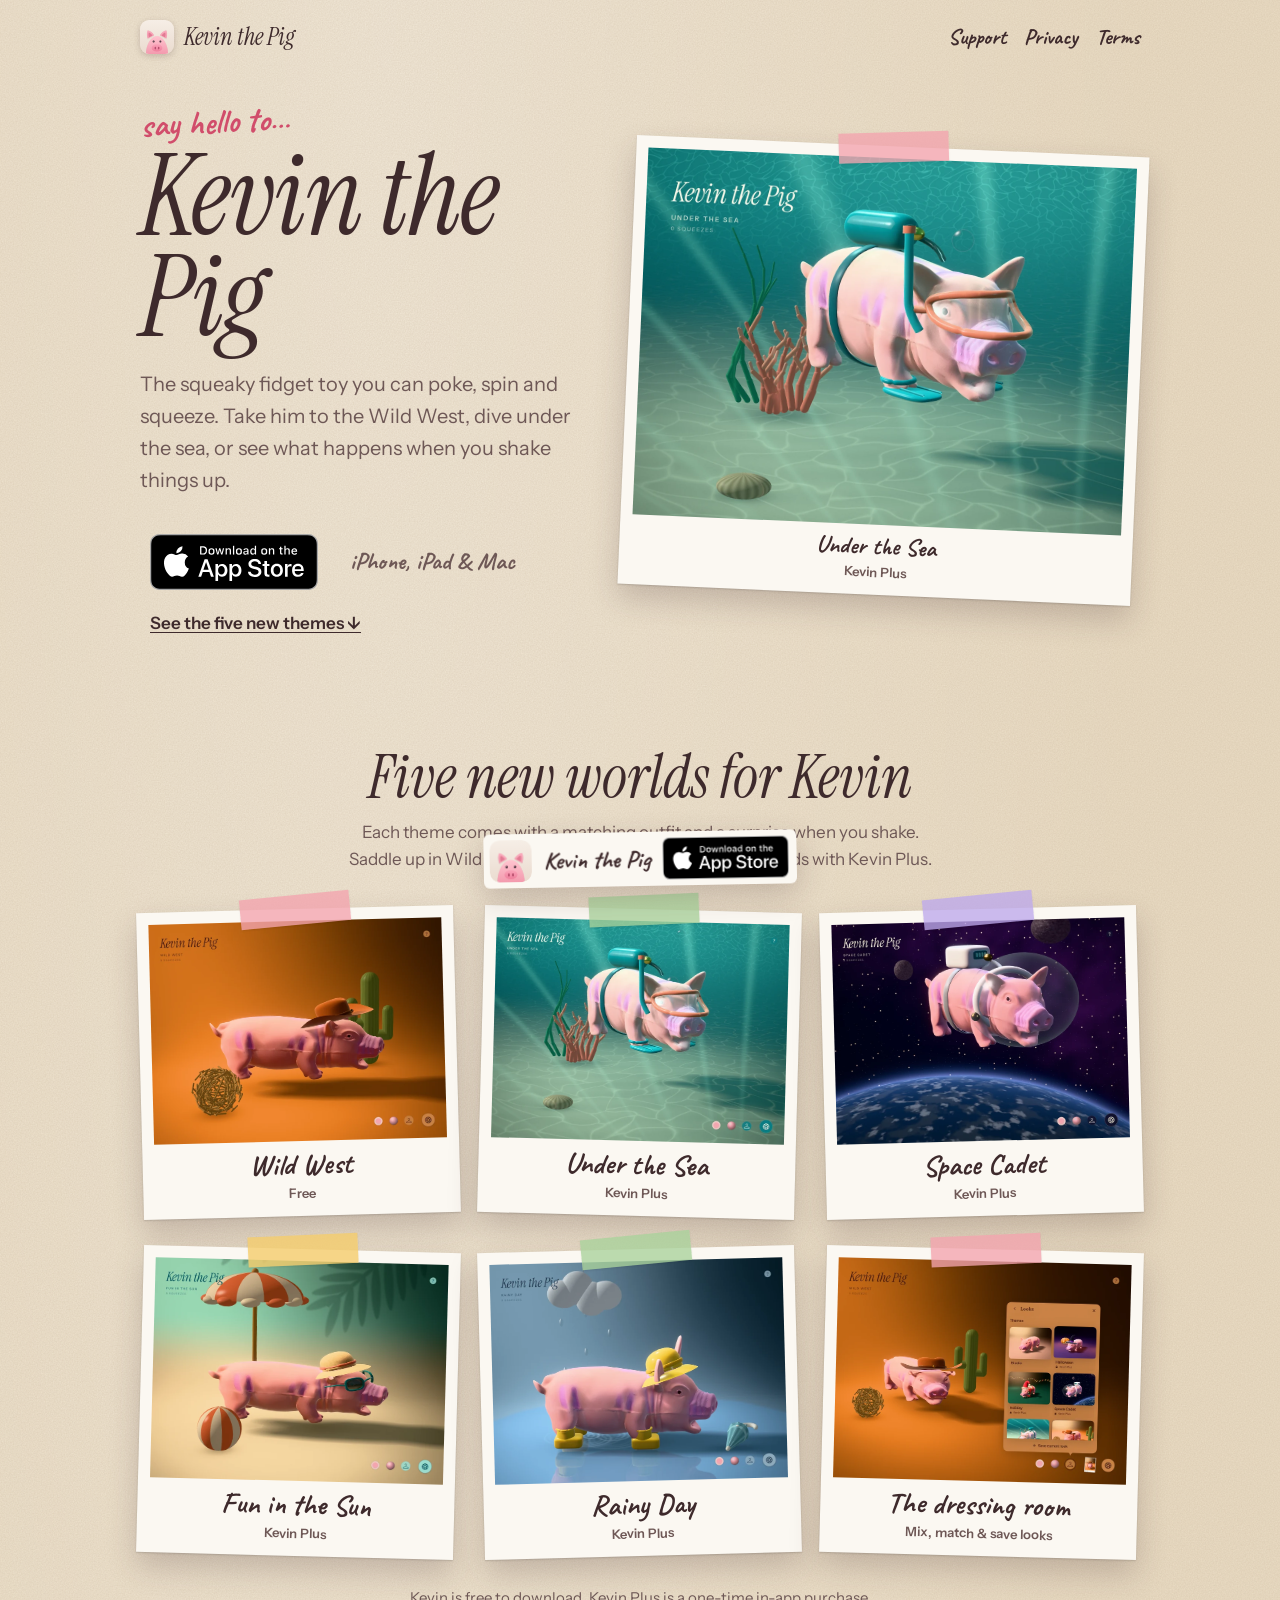
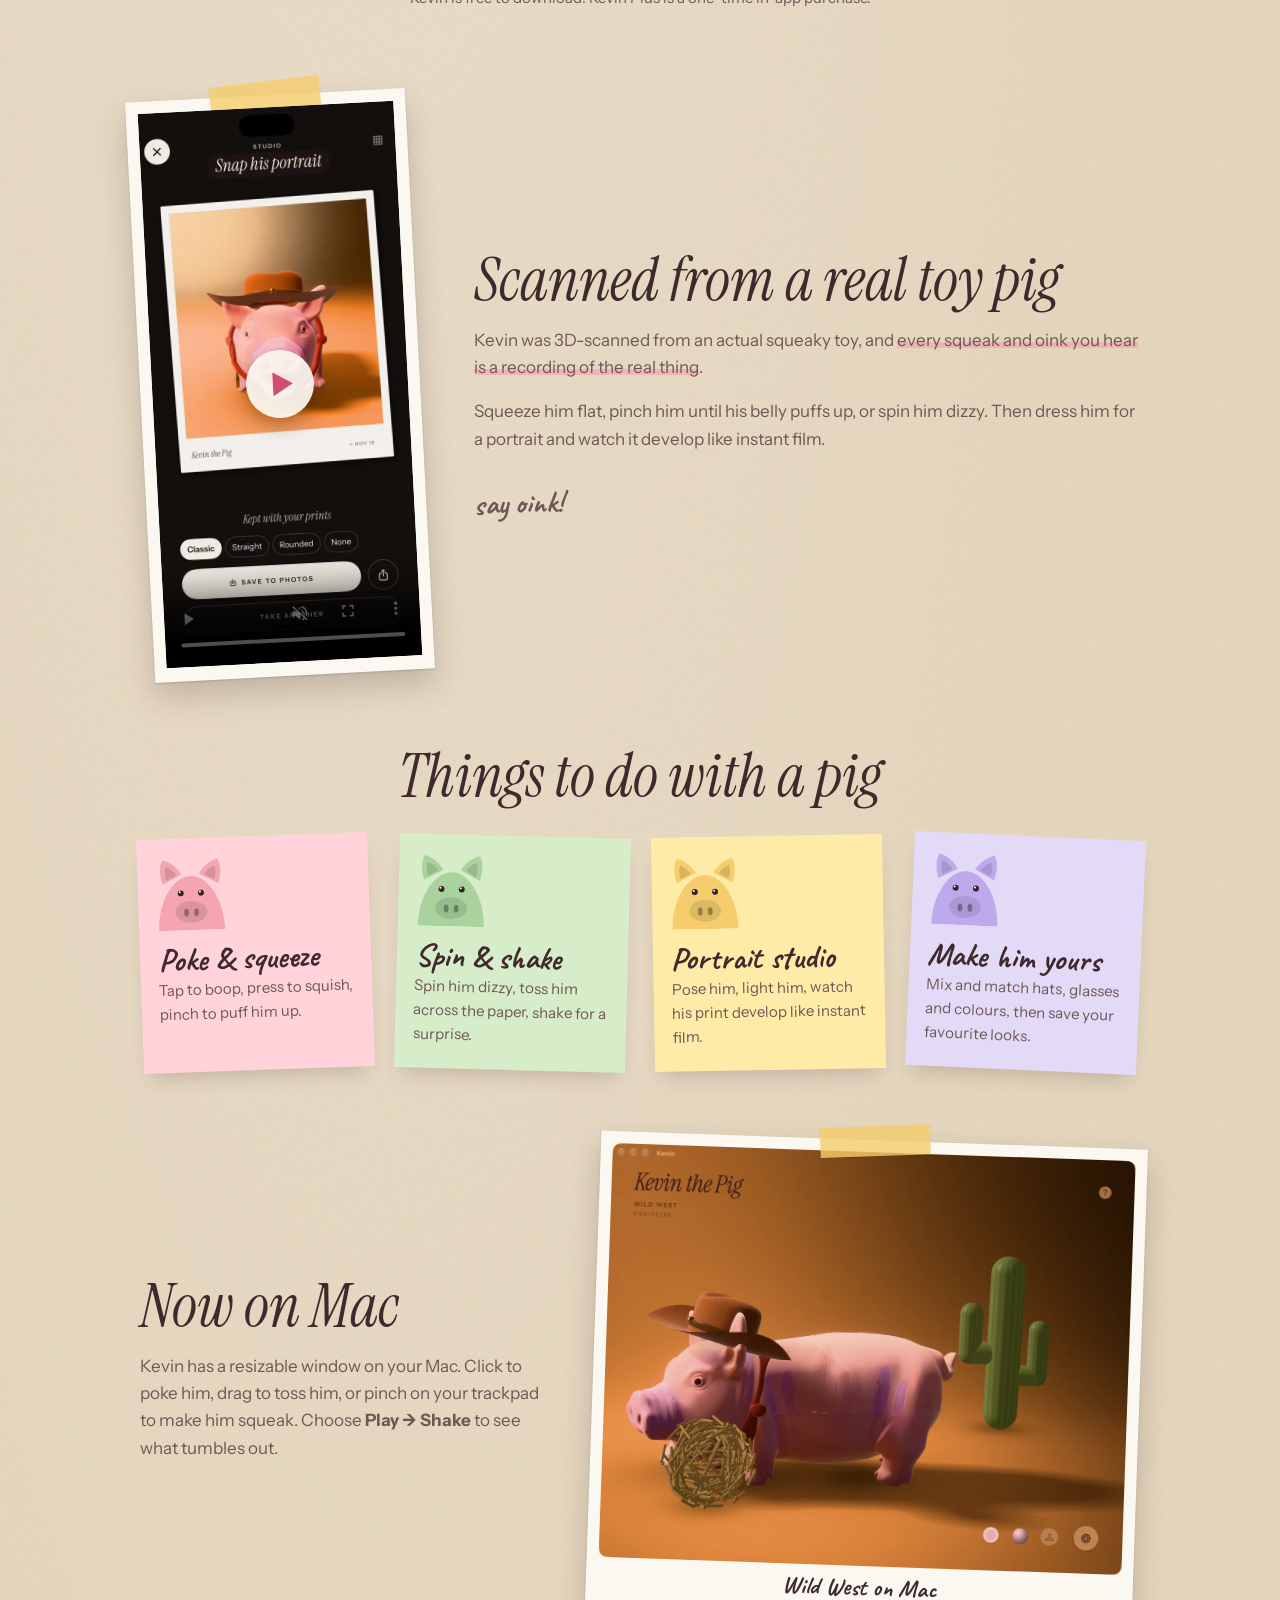
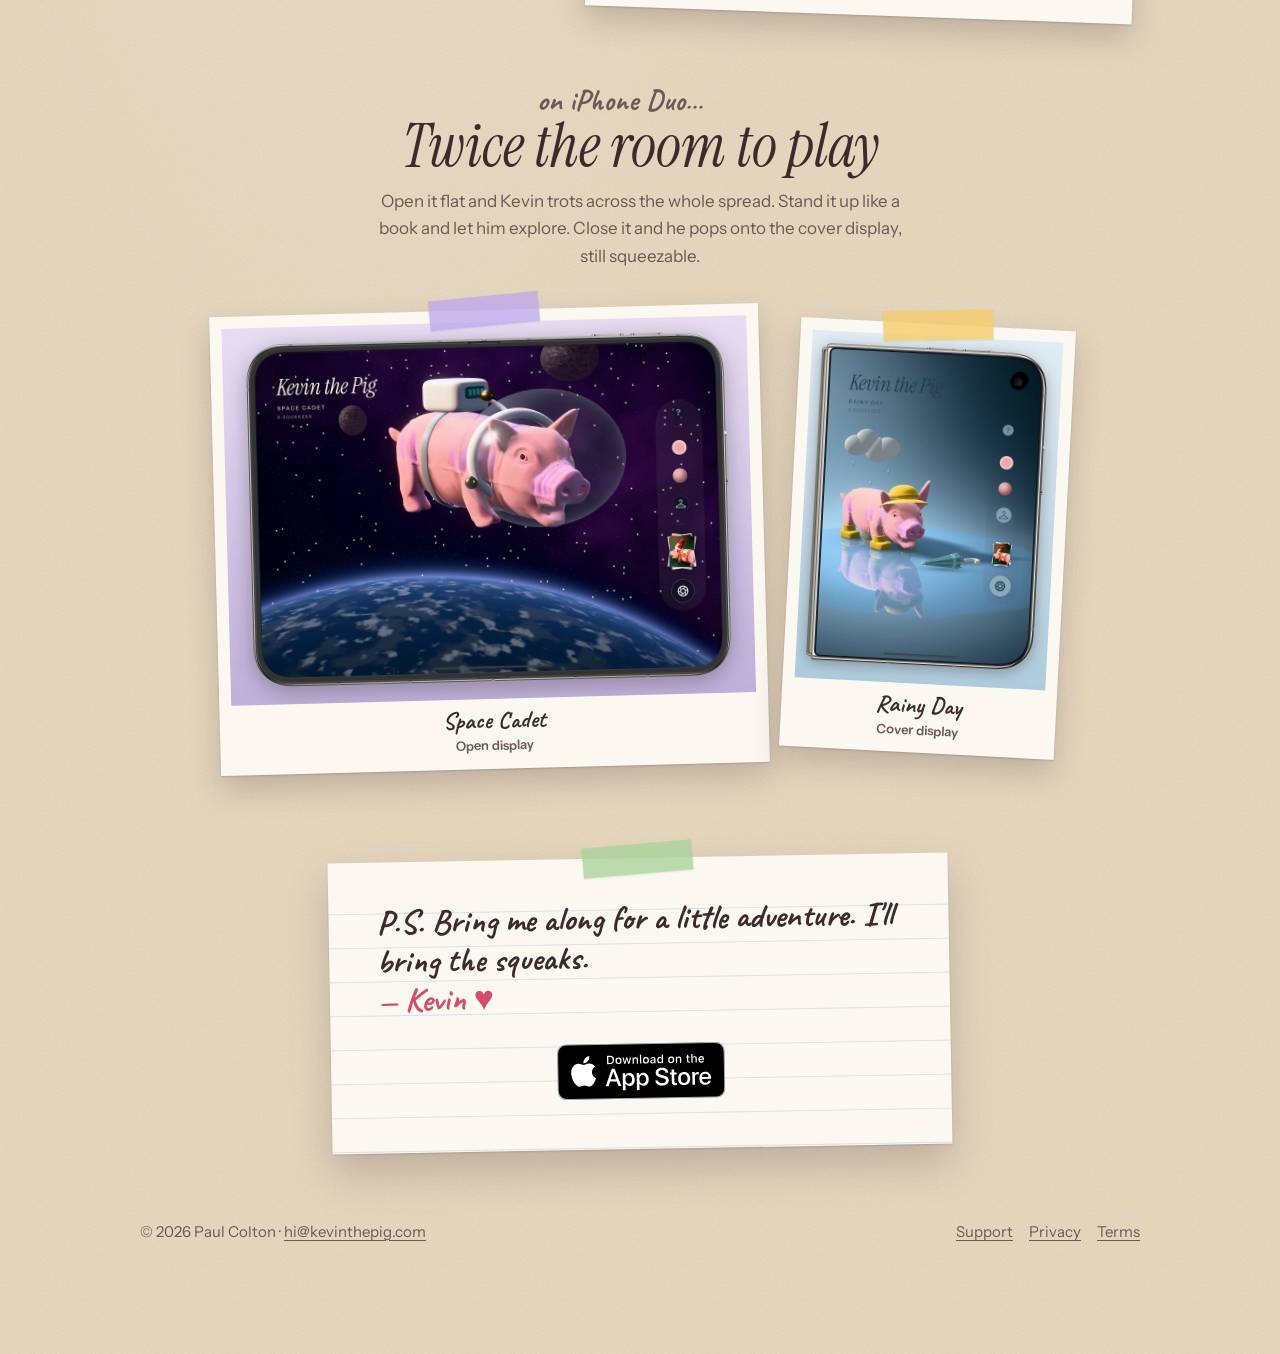
<file: index.html>
<!doctype html>
<html lang="en">
<head>
<meta charset="utf-8">
<meta name="viewport" content="width=device-width, initial-scale=1, viewport-fit=cover">
<meta name="theme-color" content="#EADCC4" media="(prefers-color-scheme: light)">
<meta name="theme-color" content="#2B2321" media="(prefers-color-scheme: dark)">
<link rel="icon" href="icon.svg" type="image/svg+xml">
<link rel="apple-touch-icon" href="apple-touch-icon.png">
<link rel="preconnect" href="https://fonts.googleapis.com">
<link rel="preconnect" href="https://fonts.gstatic.com" crossorigin>
<link rel="stylesheet" href="https://fonts.googleapis.com/css2?family=Caveat:wght@500;700&family=Instrument+Sans:wght@400;600&family=Instrument+Serif:ital@0;1&display=swap">
<link rel="stylesheet" href="style.css?v=1.0.2">
<title>Kevin the Pig</title>
<meta name="description" content="Poke, spin and squeeze Kevin, a squeaky fidget toy for iPhone, iPad and Mac. Explore five new worlds with matching outfits and shake surprises.">
<meta property="og:title" content="Kevin the Pig">
<meta property="og:description" content="Meet the squeaky fidget toy with five new worlds, from the Wild West to outer space.">
<meta property="og:image" content="https://kevinthepig.com/og-image.png?v=1.0.2">
<meta property="og:image:type" content="image/png">
<meta property="og:image:width" content="1200">
<meta property="og:image:height" content="630">
<meta property="og:image:alt" content="Kevin the Pig in five outfits: astronaut, beachgoer, diver, cowboy and rain gear. Some outfits require Kevin Plus.">
</head>
<body class="home">
<svg width="0" height="0" style="position:absolute" aria-hidden="true">
  <symbol id="pig" viewBox="160 300 704 724">
    <path fill="currentColor" d="M232 560C196 452 204 360 236 312C310 330 388 392 424 458Z"/>
    <path fill="currentColor" d="M792 560C828 452 820 360 788 312C714 330 636 392 600 458Z"/>
    <path fill="#000" fill-opacity="0.12" d="M270 520C250 460 254 408 268 380C310 394 350 430 372 466Z"/>
    <path fill="#000" fill-opacity="0.12" d="M754 520C774 460 770 408 756 380C714 394 674 430 652 466Z"/>
    <path fill="currentColor" d="M180 1024C180 740 330 480 512 480C694 480 844 740 844 1024Z"/>
    <ellipse fill="#000" fill-opacity="0.1" cx="512" cy="840" rx="160" ry="110"/>
    <ellipse fill="#000" fill-opacity="0.32" cx="462" cy="846" rx="24" ry="40"/>
    <ellipse fill="#000" fill-opacity="0.32" cx="562" cy="846" rx="24" ry="40"/>
    <circle fill="#3A1F2B" cx="410" cy="650" r="30"/>
    <circle fill="#3A1F2B" cx="614" cy="650" r="30"/>
    <circle fill="#fff" cx="400" cy="639" r="10"/>
    <circle fill="#fff" cx="604" cy="639" r="10"/>
  </symbol>
</svg>

<header class="site-header">
  <a class="brand serif" href="./"><img src="icon.svg" alt="" width="34" height="34">Kevin the Pig</a>
  <nav class="nav" aria-label="Site">
    <a href="support.html">Support</a>
    <a href="privacy.html">Privacy</a>
    <a href="terms.html">Terms</a>
  </nav>
</header>

<main>
  <section class="hero">
    <div>
      <p class="hand hi">say hello to…</p>
      <h1 class="serif">Kevin the Pig</h1>
      <p class="lede">The squeaky fidget toy you can poke, spin and squeeze. Take him to the Wild West, dive under the sea, or see what happens when you shake things up.</p>
      <!-- Apple's official badge (toolbox.marketingtools.apple.com), unmodified, linking to the product page. -->
      <div class="get" data-hero-cta>
        <a class="badge" href="https://apps.apple.com/app/id6817405741">
          <picture>
            <source srcset="media/app-store-badge-white.svg" media="(prefers-color-scheme: dark)">
            <img src="media/app-store-badge-black.svg" alt="Download on the App Store" width="168" height="56">
          </picture>
        </a>
        <span class="aside">iPhone, iPad &amp; Mac</span>
      </div>
      <a class="theme-link" href="#themes">See the five new themes ↓</a>
    </div>
    <figure class="polaroid hero-pic">
      <span class="tape"></span>
      <img src="media/1.0.2/hero-under-the-sea.webp" alt="Kevin in a diving mask and fins, floating above seaweed on the ocean floor" width="1200" height="900" fetchpriority="high">
      <figcaption>Under the Sea <small>Kevin Plus</small></figcaption>
    </figure>
  </section>

  <section class="page wrap" id="themes" aria-labelledby="themes-heading">
    <h2 class="serif" id="themes-heading">Five new worlds for Kevin</h2>
    <p class="theme-intro">Each theme comes with a matching outfit and a surprise when you shake. Saddle up in Wild West for free, or open up four more worlds with Kevin Plus.</p>
    <div class="board">
      <figure class="polaroid">
        <span class="tape"></span>
        <img src="media/1.0.2/wild-west.webp" alt="Kevin wears a cowboy hat beside a cactus and a tumbleweed" width="780" height="585" loading="lazy">
        <figcaption>Wild West <small>Free</small></figcaption>
      </figure>
      <figure class="polaroid">
        <span class="tape mint"></span>
        <img src="media/1.0.2/under-the-sea.webp" alt="Kevin swims past seaweed in a diving mask and flippers" width="780" height="585" loading="lazy">
        <figcaption>Under the Sea <small>Kevin Plus</small></figcaption>
      </figure>
      <figure class="polaroid">
        <span class="tape lilac"></span>
        <img src="media/1.0.2/space-cadet.webp" alt="Kevin floats in a bubble helmet above a blue planet" width="780" height="585" loading="lazy">
        <figcaption>Space Cadet <small>Kevin Plus</small></figcaption>
      </figure>
      <figure class="polaroid">
        <span class="tape butter"></span>
        <img src="media/1.0.2/fun-in-the-sun.webp" alt="Kevin wears sunglasses and a sun hat beside a beach ball and parasol" width="780" height="585" loading="lazy">
        <figcaption>Fun in the Sun <small>Kevin Plus</small></figcaption>
      </figure>
      <figure class="polaroid">
        <span class="tape mint"></span>
        <img src="media/1.0.2/rainy-day.webp" alt="Kevin wears yellow rain boots and a rain hat beside a puddle" width="780" height="585" loading="lazy">
        <figcaption>Rainy Day <small>Kevin Plus</small></figcaption>
      </figure>
      <figure class="polaroid">
        <span class="tape"></span>
        <img src="media/1.0.2/dressing-room.webp" alt="The Looks panel shows theme cards beside Kevin on the Wild West stage" width="780" height="585" loading="lazy">
        <figcaption>The dressing room <small>Mix, match &amp; save looks</small></figcaption>
      </figure>
    </div>
    <p class="fine">Kevin is free to download. Kevin Plus is a one-time in-app purchase.</p>
  </section>

  <section class="page wrap">
    <div class="feature">
      <figure class="polaroid">
        <span class="tape butter"></span>
        <video src="media/1.0.2/preview.mp4" poster="media/1.0.2/preview-poster.webp" width="540" height="1170" data-auto-video muted playsinline controls preload="none" aria-label="Kevin dives under the sea, gets poked and squeezed in the studio, floats in space and poses for a Wild West portrait"></video>
      </figure>
      <div>
        <h2 class="serif">Scanned from a real toy pig</h2>
        <p>Kevin was 3D-scanned from an actual squeaky toy, and <u>every squeak and oink you hear is a recording of the real thing</u>.</p>
        <p>Squeeze him flat, pinch him until his belly puffs up, or spin him dizzy. Then dress him for a portrait and watch it develop like instant film.</p>
        <p class="hand scribble">say oink!</p>
      </div>
    </div>
  </section>

  <section class="page wrap">
    <h2 class="serif" style="text-align:center">Things to do with a pig</h2>
    <div class="notes">
      <article class="sticky-note"><svg style="color:#F4A5AF" aria-hidden="true"><use href="#pig"/></svg><h3>Poke &amp; squeeze</h3><p>Tap to boop, press to squish, pinch to puff him up.</p></article>
      <article class="sticky-note"><svg style="color:#A9D29C" aria-hidden="true"><use href="#pig"/></svg><h3>Spin &amp; shake</h3><p>Spin him dizzy, toss him across the paper, shake for a surprise.</p></article>
      <article class="sticky-note"><svg style="color:#F6CD6D" aria-hidden="true"><use href="#pig"/></svg><h3>Portrait studio</h3><p>Pose him, light him, watch his print develop like instant film.</p></article>
      <article class="sticky-note"><svg style="color:#BEA9EC" aria-hidden="true"><use href="#pig"/></svg><h3>Make him yours</h3><p>Mix and match hats, glasses and colours, then save your favourite looks.</p></article>
    </div>
  </section>

  <section class="page wrap mac" aria-labelledby="mac-heading">
    <div>
      <h2 class="serif" id="mac-heading">Now on Mac</h2>
      <p>Kevin has a resizable window on your Mac. Click to poke him, drag to toss him, or pinch on your trackpad to make him squeak. Choose <strong>Play → Shake</strong> to see what tumbles out.</p>
    </div>
    <figure class="polaroid">
      <span class="tape butter"></span>
      <img src="media/1.0.2/mac-wild-west.webp" alt="Kevin in a cowboy hat with a cactus and a tumbleweed in the Mac app window" width="1100" height="871" loading="lazy">
      <figcaption>Wild West on Mac</figcaption>
    </figure>
  </section>

  <section class="page wrap duo">
    <p class="hand" style="font-size:30px;margin:0">on iPhone Duo…</p>
    <h2 class="serif">Twice the room to play</h2>
    <p>Open it flat and Kevin trots across the whole spread. Stand it up like a book and let him explore. Close it and he pops onto the cover display, still squeezable.</p>
    <div class="duo-shots">
      <figure class="polaroid"><span class="tape lilac"></span><img src="media/1.0.2/duo-open.webp" alt="Space Cadet Kevin floats over a planet on the open iPhone Duo" width="1060" height="760" loading="lazy"><figcaption>Space Cadet <small>Open display</small></figcaption></figure>
      <figure class="polaroid"><span class="tape butter"></span><img src="media/1.0.2/duo-cover.webp" alt="Rainy Day Kevin stands in a puddle on the closed iPhone Duo" width="528" height="732" loading="lazy"><figcaption>Rainy Day <small>Cover display</small></figcaption></figure>
    </div>
  </section>

  <section class="wrap">
    <div class="ps">
      <span class="tape mint"></span>
      <p class="hand">P.S. Bring me along for a little adventure. I'll bring the squeaks.</p>
      <p class="hand sig">— Kevin ♥</p>
      <div class="get">
        <a class="badge" href="https://apps.apple.com/app/id6817405741">
          <img src="media/app-store-badge-black.svg" alt="Download on the App Store" width="168" height="56">
        </a>
      </div>
    </div>
  </section>
</main>

<div class="dl-bar" data-dl-bar>
  <img class="icon" src="icon.svg" alt="" width="42" height="42">
  <b>Kevin the Pig</b>
  <a class="badge" href="https://apps.apple.com/app/id6817405741">
    <img src="media/app-store-badge-black.svg" alt="Download on the App Store" width="126" height="42">
  </a>
</div>

<footer class="site-footer">
  <span>© 2026 Paul Colton · <a href="mailto:hi@kevinthepig.com">hi@kevinthepig.com</a></span>
  <nav aria-label="Legal"><a href="support.html">Support</a><a href="privacy.html">Privacy</a><a href="terms.html">Terms</a></nav>
</footer>
<script src="site.js?v=motion1" defer></script>
</body>
</html>
</file>
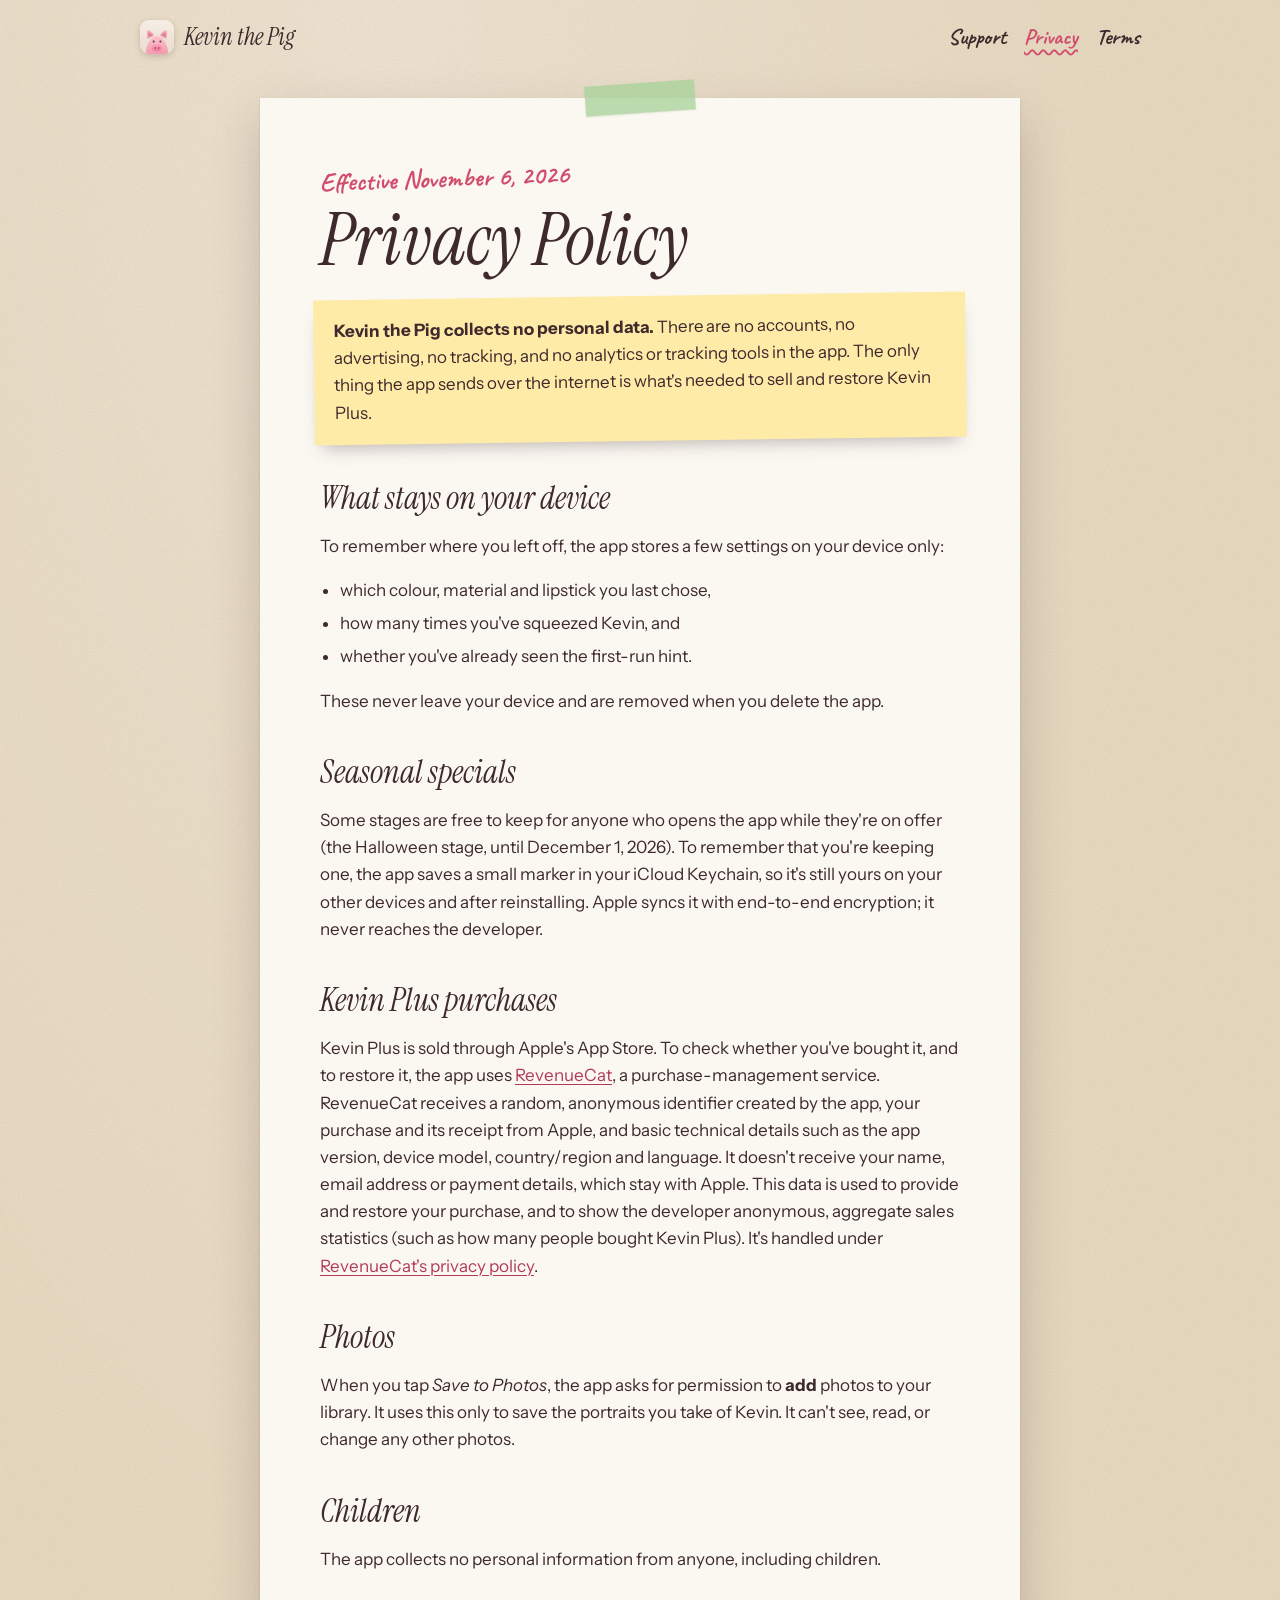
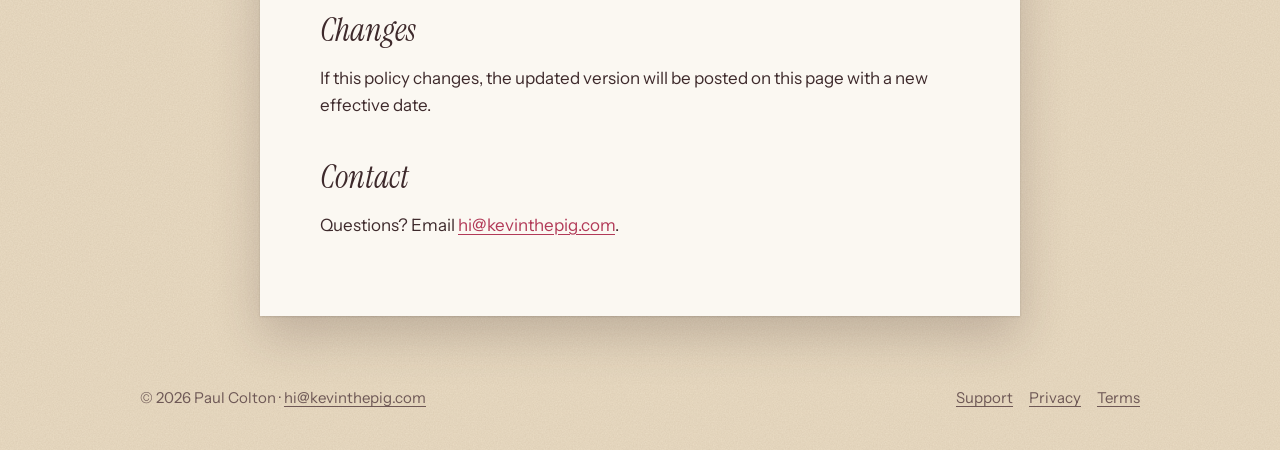
<file: privacy.html>
<!doctype html>
<html lang="en">
<head>
<meta charset="utf-8">
<meta name="viewport" content="width=device-width, initial-scale=1">
<meta name="theme-color" content="#EADCC4" media="(prefers-color-scheme: light)">
<meta name="theme-color" content="#2B2321" media="(prefers-color-scheme: dark)">
<link rel="icon" href="icon.svg" type="image/svg+xml">
<link rel="apple-touch-icon" href="apple-touch-icon.png">
<link rel="preconnect" href="https://fonts.googleapis.com">
<link rel="preconnect" href="https://fonts.gstatic.com" crossorigin>
<link rel="stylesheet" href="https://fonts.googleapis.com/css2?family=Caveat:wght@500;700&family=Instrument+Sans:wght@400;600&family=Instrument+Serif:ital@0;1&display=swap">
<link rel="stylesheet" href="style.css?v=scrapbook2">
<title>Privacy Policy · Kevin the Pig</title>
<meta name="description" content="Kevin the Pig collects no personal data. Purchases are processed by Apple and RevenueCat.">
</head>
<body>
<header class="site-header">
  <a class="brand serif" href="./"><img src="icon.svg" alt="" width="34" height="34">Kevin the Pig</a>
  <nav class="nav" aria-label="Site">
    <a href="support.html">Support</a>
    <a href="privacy.html" aria-current="page">Privacy</a>
    <a href="terms.html">Terms</a>
  </nav>
</header>
<main class="wrap">
  <article class="doc">
    <span class="tape mint"></span>
    <p class="label">Effective November 6, 2026</p>
    <h1>Privacy Policy</h1>
    <p class="callout"><strong>Kevin the Pig collects no personal data.</strong> There are no accounts, no advertising, no tracking, and no analytics or tracking tools in the app. The only thing the app sends over the internet is what's needed to sell and restore Kevin Plus.</p>

    <h2>What stays on your device</h2>
    <p>To remember where you left off, the app stores a few settings on your device only:</p>
    <ul>
      <li>which colour, material and lipstick you last chose,</li>
      <li>how many times you've squeezed Kevin, and</li>
      <li>whether you've already seen the first-run hint.</li>
    </ul>
    <p>These never leave your device and are removed when you delete the app.</p>

    <h2>Seasonal specials</h2>
    <p>Some stages are free to keep for anyone who opens the app while they're on offer (the Halloween stage, until December 1, 2026). To remember that you're keeping one, the app saves a small marker in your iCloud Keychain, so it's still yours on your other devices and after reinstalling. Apple syncs it with end-to-end encryption; it never reaches the developer.</p>

    <h2>Kevin Plus purchases</h2>
    <p>Kevin Plus is sold through Apple's App Store. To check whether you've bought it, and to restore it, the app uses <a href="https://www.revenuecat.com">RevenueCat</a>, a purchase-management service. RevenueCat receives a random, anonymous identifier created by the app, your purchase and its receipt from Apple, and basic technical details such as the app version, device model, country/region and language. It doesn't receive your name, email address or payment details, which stay with Apple. This data is used to provide and restore your purchase, and to show the developer anonymous, aggregate sales statistics (such as how many people bought Kevin Plus). It's handled under <a href="https://www.revenuecat.com/privacy">RevenueCat's privacy policy</a>.</p>

    <h2>Photos</h2>
    <p>When you tap <em>Save to Photos</em>, the app asks for permission to <strong>add</strong> photos to your library. It uses this only to save the portraits you take of Kevin. It can't see, read, or change any other photos.</p>

    <h2>Children</h2>
    <p>The app collects no personal information from anyone, including children.</p>

    <h2>Changes</h2>
    <p>If this policy changes, the updated version will be posted on this page with a new effective date.</p>

    <h2>Contact</h2>
    <p>Questions? Email <a href="mailto:hi@kevinthepig.com">hi@kevinthepig.com</a>.</p>
  </article>
</main>
<footer class="site-footer">
  <span>© 2026 Paul Colton · <a href="mailto:hi@kevinthepig.com">hi@kevinthepig.com</a></span>
  <nav aria-label="Legal"><a href="support.html">Support</a><a href="privacy.html">Privacy</a><a href="terms.html">Terms</a></nav>
</footer>
</body>
</html>
</file>
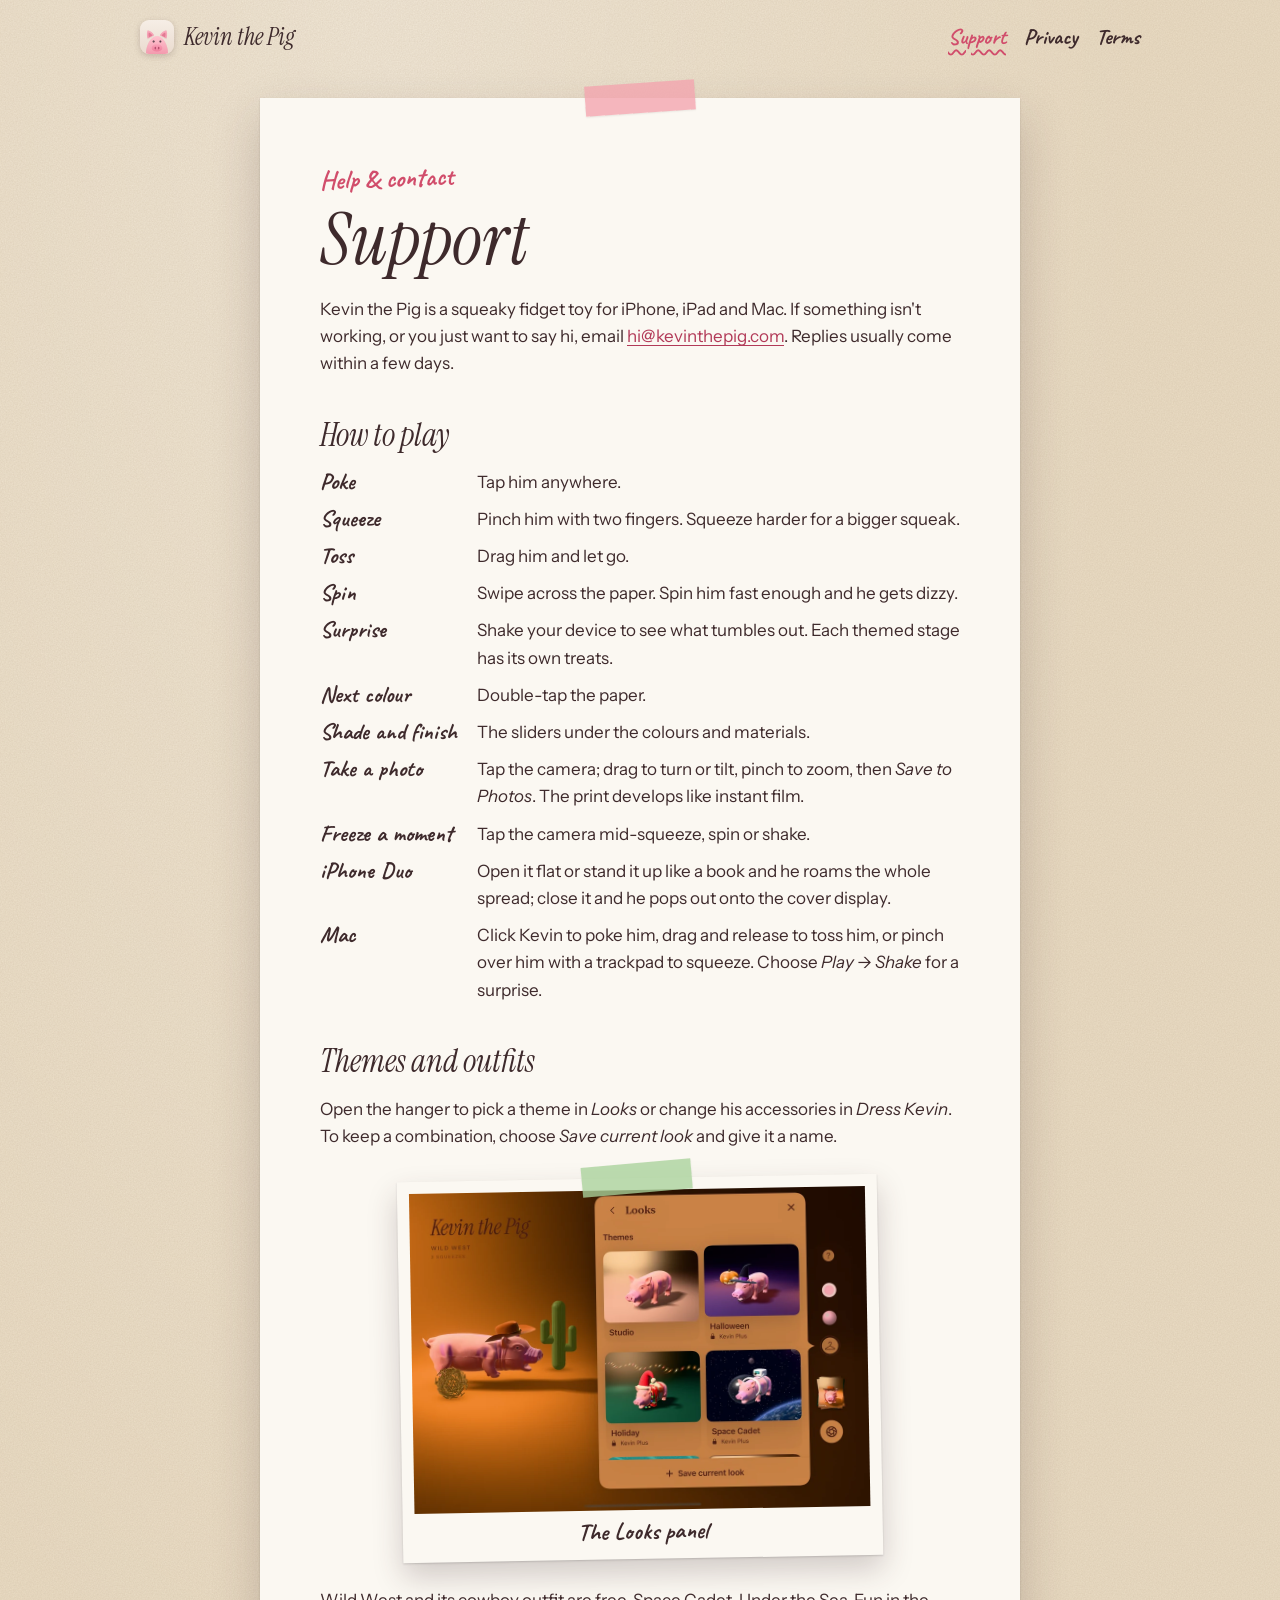
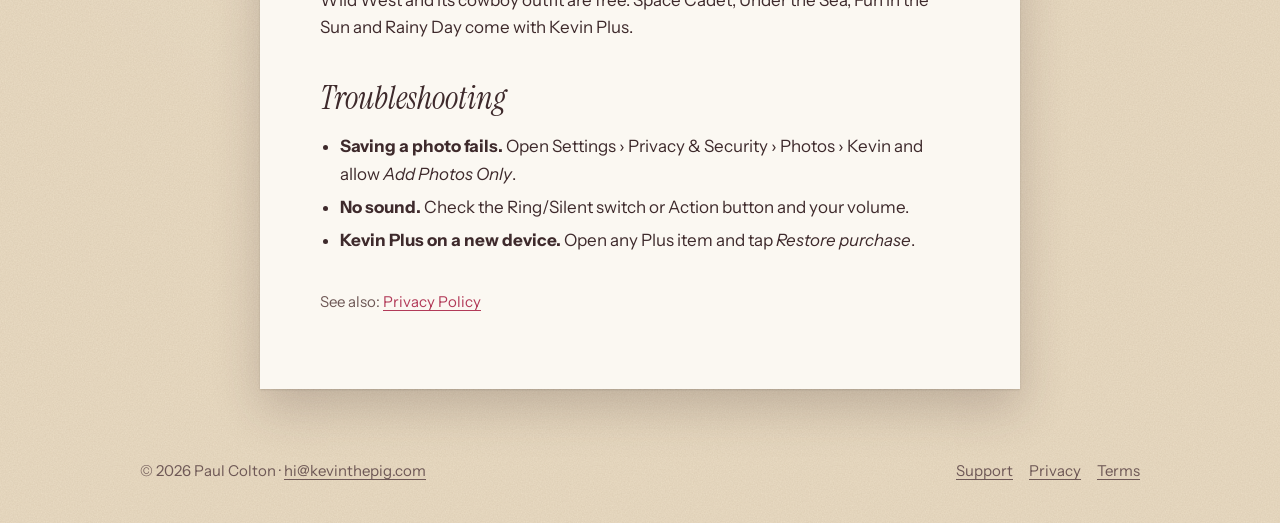
<file: support.html>
<!doctype html>
<html lang="en">
<head>
<meta charset="utf-8">
<meta name="viewport" content="width=device-width, initial-scale=1">
<meta name="theme-color" content="#EADCC4" media="(prefers-color-scheme: light)">
<meta name="theme-color" content="#2B2321" media="(prefers-color-scheme: dark)">
<link rel="icon" href="icon.svg" type="image/svg+xml">
<link rel="apple-touch-icon" href="apple-touch-icon.png">
<link rel="preconnect" href="https://fonts.googleapis.com">
<link rel="preconnect" href="https://fonts.gstatic.com" crossorigin>
<link rel="stylesheet" href="https://fonts.googleapis.com/css2?family=Caveat:wght@500;700&family=Instrument+Sans:wght@400;600&family=Instrument+Serif:ital@0;1&display=swap">
<link rel="stylesheet" href="style.css?v=1.0.2">
<title>Support · Kevin the Pig</title>
<meta name="description" content="Help and contact for Kevin the Pig.">
</head>
<body>
<header class="site-header">
  <a class="brand serif" href="./"><img src="icon.svg" alt="" width="34" height="34">Kevin the Pig</a>
  <nav class="nav" aria-label="Site">
    <a href="support.html" aria-current="page">Support</a>
    <a href="privacy.html">Privacy</a>
    <a href="terms.html">Terms</a>
  </nav>
</header>
<main class="wrap">
  <article class="doc">
    <span class="tape"></span>
    <p class="label">Help &amp; contact</p>
    <h1>Support</h1>
    <p>Kevin the Pig is a squeaky fidget toy for iPhone, iPad and Mac. If something isn't working, or you just want to say hi, email <a href="mailto:hi@kevinthepig.com">hi@kevinthepig.com</a>. Replies usually come within a few days.</p>

    <h2>How to play</h2>
    <dl>
      <dt>Poke</dt><dd>Tap him anywhere.</dd>
      <dt>Squeeze</dt><dd>Pinch him with two fingers. Squeeze harder for a bigger squeak.</dd>
      <dt>Toss</dt><dd>Drag him and let go.</dd>
      <dt>Spin</dt><dd>Swipe across the paper. Spin him fast enough and he gets dizzy.</dd>
      <dt>Surprise</dt><dd>Shake your device to see what tumbles out. Each themed stage has its own treats.</dd>
      <dt>Next colour</dt><dd>Double-tap the paper.</dd>
      <dt>Shade and finish</dt><dd>The sliders under the colours and materials.</dd>
      <dt>Take a photo</dt><dd>Tap the camera; drag to turn or tilt, pinch to zoom, then <em>Save to Photos</em>. The print develops like instant film.</dd>
      <dt>Freeze a moment</dt><dd>Tap the camera mid-squeeze, spin or shake.</dd>
      <dt>iPhone Duo</dt><dd>Open it flat or stand it up like a book and he roams the whole spread; close it and he pops out onto the cover display.</dd>
      <dt>Mac</dt><dd>Click Kevin to poke him, drag and release to toss him, or pinch over him with a trackpad to squeeze. Choose <em>Play → Shake</em> for a surprise.</dd>
    </dl>

    <h2>Themes and outfits</h2>
    <p>Open the hanger to pick a theme in <em>Looks</em> or change his accessories in <em>Dress Kevin</em>. To keep a combination, choose <em>Save current look</em> and give it a name.</p>
    <figure class="polaroid support-shot">
      <span class="tape mint"></span>
      <img src="media/1.0.2/support-dressing-room.webp" alt="The Looks panel open beside Kevin on the Wild West stage" width="940" height="660" loading="lazy">
      <figcaption>The Looks panel</figcaption>
    </figure>
    <p>Wild West and its cowboy outfit are free. Space Cadet, Under the Sea, Fun in the Sun and Rainy Day come with Kevin Plus.</p>

    <h2>Troubleshooting</h2>
    <ul>
      <li><strong>Saving a photo fails.</strong> Open Settings › Privacy &amp; Security › Photos › Kevin and allow <em>Add Photos Only</em>.</li>
      <li><strong>No sound.</strong> Check the Ring/Silent switch or Action button and your volume.</li>
      <li><strong>Kevin Plus on a new device.</strong> Open any Plus item and tap <em>Restore purchase</em>.</li>
    </ul>

    <p class="see-also">See also: <a href="privacy.html">Privacy Policy</a></p>
  </article>
</main>
<footer class="site-footer">
  <span>© 2026 Paul Colton · <a href="mailto:hi@kevinthepig.com">hi@kevinthepig.com</a></span>
  <nav aria-label="Legal"><a href="support.html">Support</a><a href="privacy.html">Privacy</a><a href="terms.html">Terms</a></nav>
</footer>
</body>
</html>
</file>
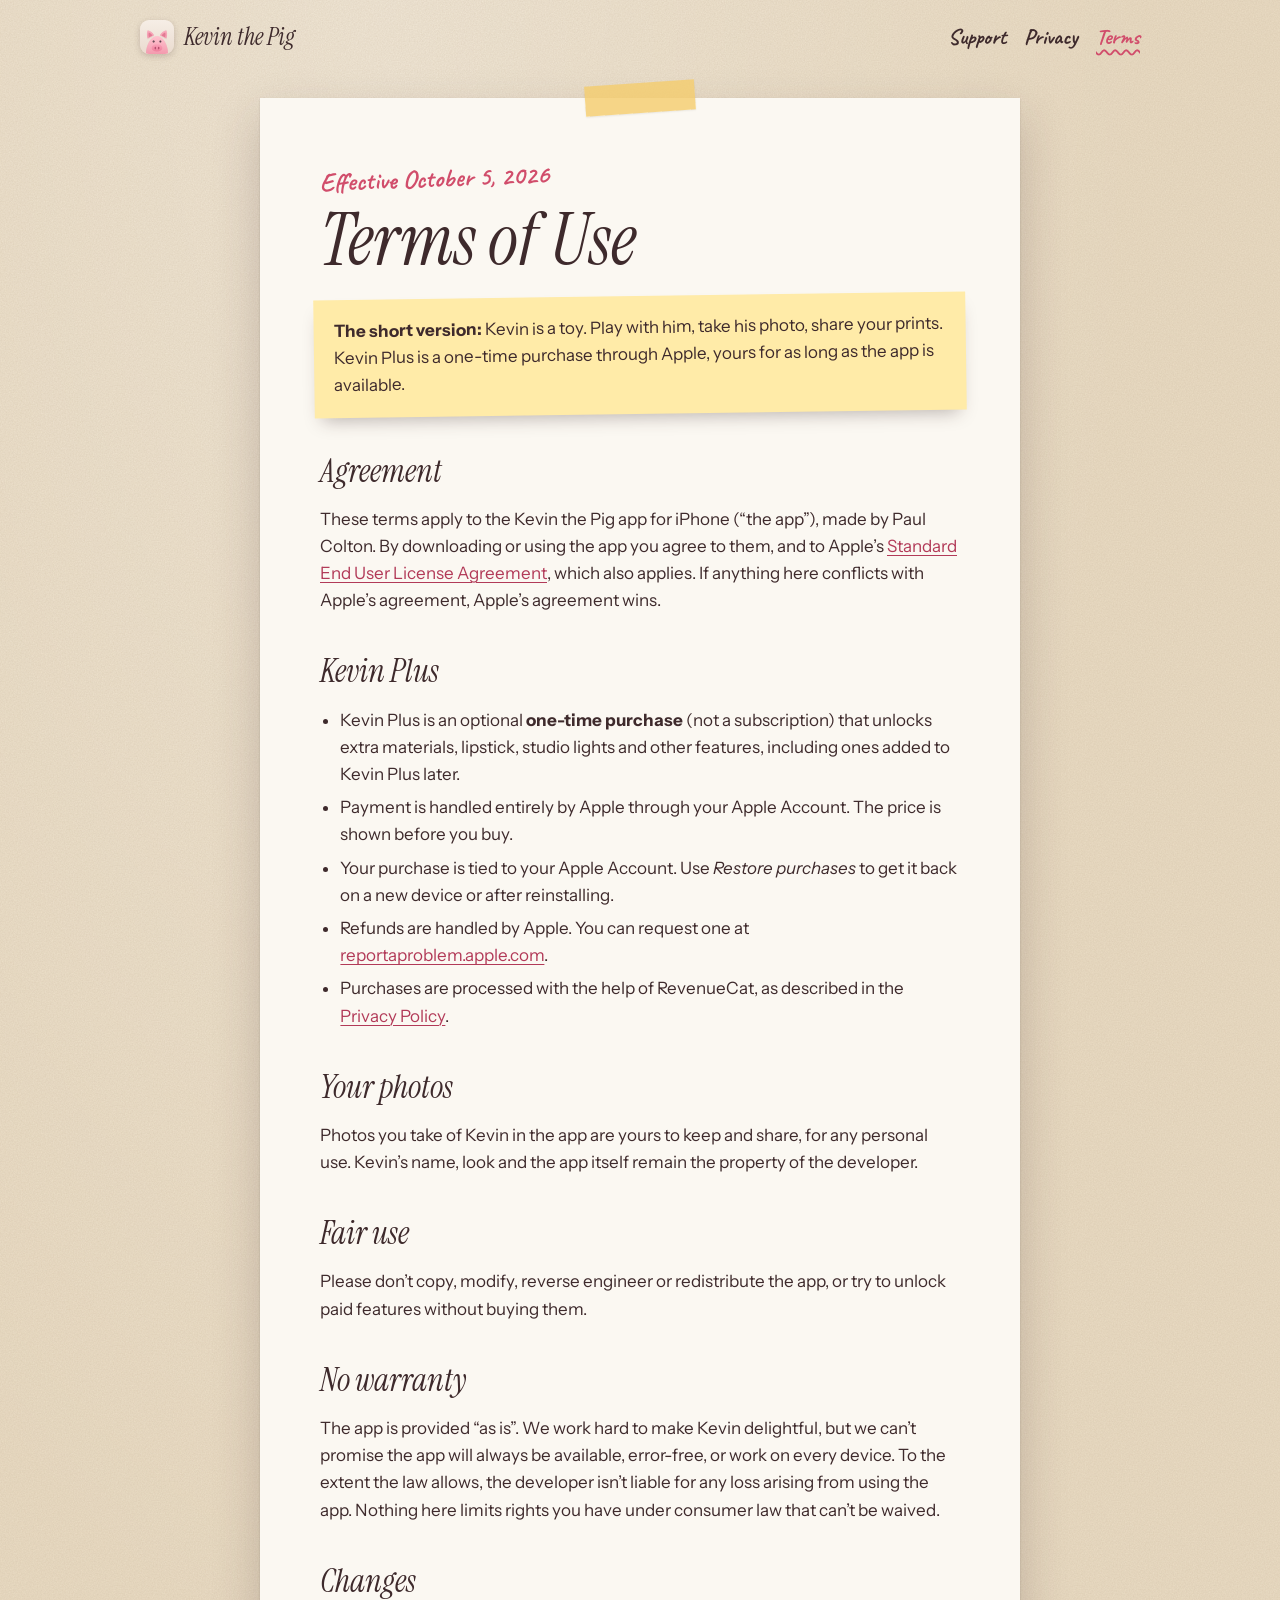
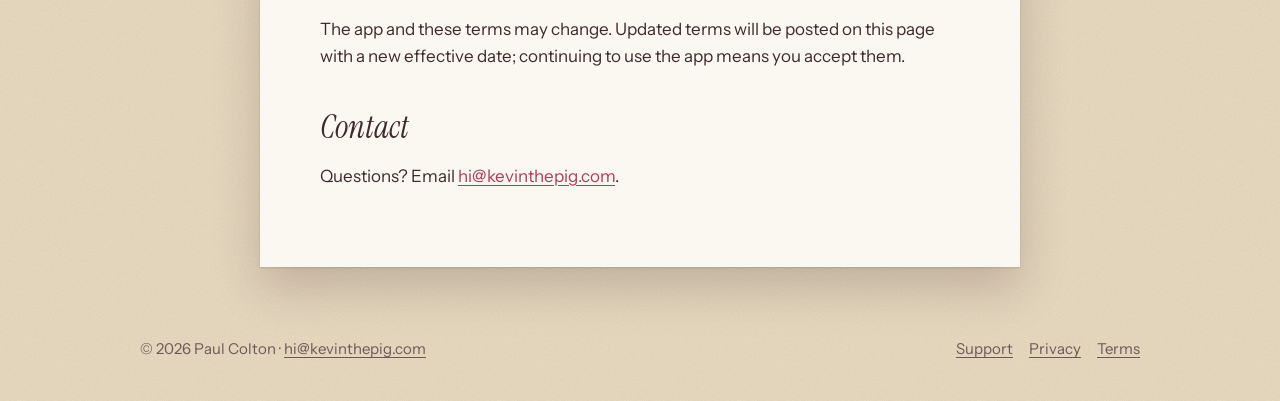
<file: terms.html>
<!doctype html>
<html lang="en">
<head>
<meta charset="utf-8">
<meta name="viewport" content="width=device-width, initial-scale=1">
<meta name="theme-color" content="#EADCC4" media="(prefers-color-scheme: light)">
<meta name="theme-color" content="#2B2321" media="(prefers-color-scheme: dark)">
<link rel="icon" href="icon.svg" type="image/svg+xml">
<link rel="apple-touch-icon" href="apple-touch-icon.png">
<link rel="preconnect" href="https://fonts.googleapis.com">
<link rel="preconnect" href="https://fonts.gstatic.com" crossorigin>
<link rel="stylesheet" href="https://fonts.googleapis.com/css2?family=Caveat:wght@500;700&family=Instrument+Sans:wght@400;600&family=Instrument+Serif:ital@0;1&display=swap">
<link rel="stylesheet" href="style.css?v=scrapbook2">
<title>Terms of Use · Kevin the Pig</title>
<meta name="description" content="The terms for using Kevin the Pig and Kevin Plus.">
</head>
<body>
<header class="site-header">
  <a class="brand serif" href="./"><img src="icon.svg" alt="" width="34" height="34">Kevin the Pig</a>
  <nav class="nav" aria-label="Site">
    <a href="support.html">Support</a>
    <a href="privacy.html">Privacy</a>
    <a href="terms.html" aria-current="page">Terms</a>
  </nav>
</header>
<main class="wrap">
  <article class="doc">
    <span class="tape butter"></span>
    <p class="label">Effective October 5, 2026</p>
    <h1>Terms of Use</h1>
    <p class="callout"><strong>The short version:</strong> Kevin is a toy. Play with him, take his photo, share your prints. Kevin Plus is a one-time purchase through Apple, yours for as long as the app is available.</p>

    <h2>Agreement</h2>
    <p>These terms apply to the Kevin the Pig app for iPhone (“the app”), made by Paul Colton. By downloading or using the app you agree to them, and to Apple’s <a href="https://www.apple.com/legal/internet-services/itunes/dev/stdeula/">Standard End User License Agreement</a>, which also applies. If anything here conflicts with Apple’s agreement, Apple’s agreement wins.</p>

    <h2>Kevin Plus</h2>
    <ul>
      <li>Kevin Plus is an optional <strong>one-time purchase</strong> (not a subscription) that unlocks extra materials, lipstick, studio lights and other features, including ones added to Kevin Plus later.</li>
      <li>Payment is handled entirely by Apple through your Apple Account. The price is shown before you buy.</li>
      <li>Your purchase is tied to your Apple Account. Use <em>Restore purchases</em> to get it back on a new device or after reinstalling.</li>
      <li>Refunds are handled by Apple. You can request one at <a href="https://reportaproblem.apple.com">reportaproblem.apple.com</a>.</li>
      <li>Purchases are processed with the help of RevenueCat, as described in the <a href="privacy.html">Privacy Policy</a>.</li>
    </ul>

    <h2>Your photos</h2>
    <p>Photos you take of Kevin in the app are yours to keep and share, for any personal use. Kevin’s name, look and the app itself remain the property of the developer.</p>

    <h2>Fair use</h2>
    <p>Please don’t copy, modify, reverse engineer or redistribute the app, or try to unlock paid features without buying them.</p>

    <h2>No warranty</h2>
    <p>The app is provided “as is”. We work hard to make Kevin delightful, but we can’t promise the app will always be available, error-free, or work on every device. To the extent the law allows, the developer isn’t liable for any loss arising from using the app. Nothing here limits rights you have under consumer law that can’t be waived.</p>

    <h2>Changes</h2>
    <p>The app and these terms may change. Updated terms will be posted on this page with a new effective date; continuing to use the app means you accept them.</p>

    <h2>Contact</h2>
    <p>Questions? Email <a href="mailto:hi@kevinthepig.com">hi@kevinthepig.com</a>.</p>
  </article>
</main>
<footer class="site-footer">
  <span>© 2026 Paul Colton · <a href="mailto:hi@kevinthepig.com">hi@kevinthepig.com</a></span>
  <nav aria-label="Legal"><a href="support.html">Support</a><a href="privacy.html">Privacy</a><a href="terms.html">Terms</a></nav>
</footer>
</body>
</html>
</file>
<file: style.css>
/* Kevin the Pig — a scrapbook: kraft paper, taped instant prints, sticky notes.
   Prints and notes stay paper-coloured in dark mode; the kraft turns to night. */
:root {
  --kraft: #EADCC4;
  --ink: #3E2A2C;
  --soft: #6E5856;
  --print: #FBF8F2;
  --print-ink: #3E2A2C;
  --print-soft: #6E5856;
  --pen: #D14D6B;
  --shadow: rgba(62, 42, 44, .22);
  --grain: .18;
  --tape-pink: rgba(244, 165, 175, .78);
  --tape-mint: rgba(169, 210, 156, .78);
  --tape-butter: rgba(246, 205, 109, .8);
  --tape-lilac: rgba(190, 169, 236, .78);
  color-scheme: light;
}
@media (prefers-color-scheme: dark) {
  :root {
    --kraft: #2B2321;
    --ink: #EFE3D3;
    --soft: #BCA99A;
    --print: #F3EDE3;
    --pen: #F08AA0;
    --shadow: rgba(0, 0, 0, .5);
    color-scheme: dark;
  }
}

* { box-sizing: border-box; }
html { -webkit-text-size-adjust: 100%; overflow-x: clip; }
body {
  margin: 0; color: var(--ink); font-family: "Instrument Sans", -apple-system, BlinkMacSystemFont, sans-serif; font-size: 17px; line-height: 1.6;
  background-color: var(--kraft);
  background-image:
    url("data:image/svg+xml,%3Csvg xmlns='http://www.w3.org/2000/svg' width='240' height='240'%3E%3Cfilter id='n'%3E%3CfeTurbulence type='fractalNoise' baseFrequency='.75' numOctaves='3'/%3E%3CfeColorMatrix values='0 0 0 0 .35 0 0 0 0 .25 0 0 0 0 .15 0 0 0 .18 0'/%3E%3C/filter%3E%3Crect width='100%25' height='100%25' filter='url(%23n)'/%3E%3C/svg%3E"),
    radial-gradient(ellipse at 30% 0%, rgba(255,255,255,.3), transparent 60%);
  overflow-x: clip;
}
@media (prefers-color-scheme: dark) {
  body { background-image:
    url("data:image/svg+xml,%3Csvg xmlns='http://www.w3.org/2000/svg' width='240' height='240'%3E%3Cfilter id='n'%3E%3CfeTurbulence type='fractalNoise' baseFrequency='.75' numOctaves='3'/%3E%3CfeColorMatrix values='0 0 0 0 0 0 0 0 0 0 0 0 0 0 0 0 0 0 .35 0'/%3E%3C/filter%3E%3Crect width='100%25' height='100%25' filter='url(%23n)'/%3E%3C/svg%3E"),
    radial-gradient(ellipse at 30% 0%, rgba(255,220,190,.08), transparent 60%); }
}
a { color: inherit; text-underline-offset: 3px; text-decoration-thickness: 1px; }
a:hover { color: var(--pen); }
img, video { display: block; max-width: 100%; }
.wrap { max-width: 1040px; margin: 0 auto; padding: 0 20px; }
.hand { font-family: "Caveat", cursive; font-weight: 700; color: var(--pen); line-height: 1.05; }
.serif { font-family: "Instrument Serif", Georgia, serif; font-style: italic; font-weight: 400; }

/* Header / footer */
.site-header { display: flex; justify-content: space-between; align-items: center; gap: 16px; padding: 18px 20px; max-width: 1040px; margin: 0 auto; }
.brand { display: flex; align-items: center; gap: 10px; text-decoration: none; font-size: 24px; }
.brand:hover { color: inherit; }
.brand img { width: 34px; height: 34px; border-radius: 9px; box-shadow: 0 2px 6px var(--shadow); }
.nav { display: flex; gap: 18px; font-family: "Caveat", cursive; font-size: 22px; font-weight: 700; }
.nav a { text-decoration: none; }
.nav a[aria-current="page"] { color: var(--pen); text-decoration: underline wavy; text-decoration-thickness: 1.5px; text-underline-offset: 5px; }
@media (max-width: 400px) { .nav { gap: 12px; font-size: 20px; } .brand { font-size: 21px; } }

.site-footer { max-width: 1040px; margin: 0 auto; padding: 70px 20px 40px; display: flex; flex-wrap: wrap; gap: 12px; justify-content: space-between; font-size: 15px; color: var(--soft); }
.site-footer nav { display: flex; gap: 16px; }
.home .site-footer { padding-bottom: 110px; } /* room for the download bar */

/* Instant prints and tape */
.polaroid { margin: 0; background: var(--print); color: var(--print-ink); padding: 12px 12px 14px; box-shadow: 0 1px 2px rgba(0,0,0,.15), 0 14px 30px var(--shadow); position: relative; transition: transform .35s cubic-bezier(.3,1.5,.5,1); }
.polaroid > img { width: 100%; height: auto; }
.polaroid figcaption { font-family: "Caveat", cursive; font-weight: 700; font-size: 24px; text-align: center; margin-top: 8px; line-height: 1.1; }
.polaroid figcaption small { display: block; margin-top: 4px; color: var(--print-soft); font: 600 13px/1.35 "Instrument Sans", sans-serif; }
.polaroid:hover { transform: rotate(0deg) scale(1.03) !important; z-index: 3; }
/* Manual playback for Reduce Motion and blocked autoplay (site.js). */
.vid { position: relative; display: block; }
.vid-poster { position: absolute; inset: 0; width: 100%; height: 100%; object-fit: cover; pointer-events: none; }
.vid-play {
  position: absolute; left: 50%; top: 50%; width: 68px; height: 68px; margin: -34px 0 0 -34px; padding: 0;
  border: 0; border-radius: 50%; cursor: pointer; background: rgba(251, 248, 242, .92); box-shadow: 0 6px 20px rgba(0,0,0,.3);
  transition: transform .2s cubic-bezier(.3,1.6,.5,1);
}
.vid-play::after { /* the triangle */
  content: ""; position: absolute; left: 50%; top: 50%; margin: -12px 0 0 -7px;
  border-style: solid; border-width: 12px 0 12px 20px; border-color: transparent transparent transparent #D14D6B;
}
.vid-play:hover { transform: scale(1.08); }
.vid-play:focus-visible { outline: 3px solid #D14D6B; outline-offset: 4px; }
.tape { position: absolute; width: 110px; height: 30px; top: -14px; left: 50%; margin-left: -55px; background: var(--tape-pink); transform: rotate(-4deg);
  box-shadow: 0 1px 2px rgba(0,0,0,.08); }
.tape.mint { background: var(--tape-mint); }
.tape.butter { background: var(--tape-butter); }
.tape.lilac { background: var(--tape-lilac); }

/* Hero */
.hero { display: grid; grid-template-columns: 1fr 1.15fr; gap: 40px; align-items: center; padding: 30px 20px 40px; max-width: 1040px; margin: 0 auto; }
.hero h1 { font-size: clamp(60px, 10vw, 112px); line-height: .9; margin: 0; letter-spacing: -.01em; }
.hero .hi { font-size: 34px; margin: 0 0 6px; transform: rotate(-3deg); display: inline-block; }
.hero .lede { font-size: 20px; color: var(--soft); max-width: 24em; margin: 20px 0 0; }
.hero-pic { transform: rotate(2.5deg); }
.hero-pic img { background: #206662; }
.theme-link { display: inline-block; margin: 10px 0 0 10px; font-weight: 600; }
@media (max-width: 860px) {
  .hero { grid-template-columns: minmax(0, 1fr); text-align: center; gap: 36px; }
  .hero .lede { margin-inline: auto; }
  .hero-pic { width: min(100%, 580px); margin-inline: auto; }
  .theme-link { margin-left: 0; }
}

/* Get it: Apple's download badge and a handwritten aside */
.get { margin-top: 28px; display: flex; flex-wrap: wrap; align-items: center; gap: 16px 22px; }
@media (max-width: 860px) { .hero .get { justify-content: center; } }
/* Apple's badge, unmodified, at least 40px high, with clear space */
.badge { display: inline-block; padding: 10px; line-height: 0; transition: transform .2s; }
.badge:hover { transform: rotate(-2deg) scale(1.05); }
.badge img { height: 56px; width: auto; }
.aside { font-family: "Caveat", cursive; font-size: 24px; font-weight: 700; color: var(--soft); }

/* Sections */
section.page { padding-top: 70px; }
h2.serif { font-size: clamp(40px, 6vw, 60px); line-height: 1; margin: 0 0 12px; }

.feature { display: grid; grid-template-columns: 280px 1fr; gap: 54px; align-items: center; }
.feature .polaroid { transform: rotate(-3deg); }
.feature video { width: 100%; height: auto; aspect-ratio: 540 / 1170; object-fit: cover; background: #000; }
.feature p { color: var(--soft); }
.feature .scribble { font-size: 30px; margin: 18px 0 0; transform: rotate(-2deg); display: inline-block; }
.feature u { text-decoration: none; background: linear-gradient(transparent 60%, rgba(244,165,175,.7) 60% 90%, transparent 90%); }
@media (prefers-color-scheme: dark) { .feature u { background: linear-gradient(transparent 60%, rgba(240,138,160,.4) 60% 90%, transparent 90%); color: var(--ink); } }
@media (max-width: 760px) { .feature { grid-template-columns: 1fr; text-align: center; } .feature .polaroid { width: 230px; margin: 0 auto; } }

/* Theme album */
#themes { text-align: center; }
.theme-intro { max-width: 36em; color: var(--soft); margin: 0 auto; }
.board { display: grid; grid-template-columns: repeat(3, minmax(0, 1fr)); gap: 32px 24px; margin-top: 36px; }
.board .polaroid:nth-child(odd) { transform: rotate(-1.5deg); }
.board .polaroid:nth-child(even) { transform: rotate(1.5deg); }
.board figcaption { font-size: clamp(22px, 3.5vw, 29px); }
@media (max-width: 740px) {
  .board { grid-template-columns: repeat(2, minmax(0, 1fr)); }
}
@media (max-width: 480px) {
  .board { gap: 24px 14px; }
  .board .polaroid { padding: 7px 7px 10px; }
  .board .tape { width: 72px; height: 22px; top: -10px; margin-left: -36px; }
}

/* Sticky notes */
.notes { display: grid; grid-template-columns: repeat(4, 1fr); gap: 26px; margin-top: 30px; }
@media (max-width: 900px) { .notes { grid-template-columns: repeat(2, 1fr); } }
@media (max-width: 460px) { .notes { grid-template-columns: 1fr; max-width: 300px; margin-inline: auto; } }
.sticky-note { padding: 20px 18px 22px; color: var(--print-ink); box-shadow: 0 12px 20px -8px var(--shadow); position: relative; transition: transform .3s cubic-bezier(.3,1.5,.5,1); }
.sticky-note:nth-child(1) { background: #FFD3D9; transform: rotate(-2deg); }
.sticky-note:nth-child(2) { background: #D7EDC9; transform: rotate(1.5deg); }
.sticky-note:nth-child(3) { background: #FFEBA8; transform: rotate(-1deg); }
.sticky-note:nth-child(4) { background: #E3DAF8; transform: rotate(2.5deg); }
.sticky-note:hover { transform: rotate(0) translateY(-6px); }
.sticky-note svg { width: 70px; height: 72px; }
.sticky-note h3 { font-family: "Caveat", cursive; font-size: 32px; font-weight: 700; margin: 6px 0 2px; line-height: 1; }
.sticky-note p { margin: 0; font-size: 15px; color: var(--print-soft); }
.fine { text-align: center; color: var(--soft); margin-top: 30px; font-size: 15px; }

.mac { display: grid; grid-template-columns: minmax(0, .85fr) minmax(0, 1.15fr); align-items: center; gap: 48px; }
.mac p, .duo > p { color: var(--soft); }
.mac .polaroid { transform: rotate(2deg); }
@media (max-width: 700px) {
  .mac { grid-template-columns: minmax(0, 1fr); gap: 18px; text-align: center; }
  .mac .polaroid { width: min(100%, 500px); margin-inline: auto; }
}

.duo { text-align: center; }
.duo > p { max-width: 32em; margin: 0 auto; }
.duo-shots { display: grid; grid-template-columns: minmax(0, 2fr) minmax(0, 1fr); gap: 26px; align-items: center; max-width: 850px; margin: 40px auto 0; }
.duo-shots .polaroid:first-child { transform: rotate(-1.5deg); }
.duo-shots .polaroid:last-child { transform: rotate(3deg); }
@media (max-width: 560px) {
  .duo-shots { grid-template-columns: minmax(0, 1fr); justify-items: center; gap: 32px; }
  .duo-shots .polaroid:last-child { width: min(100%, 240px); }
}

/* P.S. from Kevin */
.ps { max-width: 620px; margin: 90px auto 0; background: var(--print); color: var(--print-ink); padding: 40px clamp(22px, 5vw, 48px); position: relative; transform: rotate(-1deg);
  box-shadow: 0 1px 2px rgba(0,0,0,.12), 0 20px 40px var(--shadow);
  background-image: repeating-linear-gradient(transparent 0 33px, rgba(110,150,200,.25) 33px 34px); background-position: 0 18px; }
.ps .hand { font-size: 34px; color: var(--print-ink); line-height: 1.15; margin: 0; }
.ps .sig { color: #D14D6B; }
.ps .get { margin-top: 18px; justify-content: center; }

/* Download bar: shown whenever the hero's button is off screen (site.js) */
.dl-bar {
  position: fixed; z-index: 10; left: 50%; bottom: max(14px, env(safe-area-inset-bottom)); transform: translate(-50%, 160%); transition: transform .45s cubic-bezier(.3,1.4,.5,1);
  display: flex; align-items: center; gap: 12px; background: var(--print); color: var(--print-ink); padding: 6px 8px 6px 6px; border-radius: 6px;
  box-shadow: 0 10px 30px var(--shadow); width: max-content; max-width: calc(100vw - 32px);
}
.dl-bar.show { transform: translate(-50%, 0) rotate(-1deg); }
.dl-bar img.icon { width: 42px; height: 42px; border-radius: 10px; }
.dl-bar b { font-family: "Caveat", cursive; font-size: 24px; white-space: nowrap; }
.dl-bar .badge { padding: 0; }
.dl-bar .badge img { height: 42px; }

/* Document pages: a sheet of paper taped to the kraft */
.doc {
  position: relative; max-width: 760px; margin: 24px auto 0; background: var(--print); color: var(--print-ink);
  padding: clamp(28px, 6vw, 60px); box-shadow: 0 1px 2px rgba(0,0,0,.12), 0 20px 44px var(--shadow);
}
.doc .tape { top: -15px; }
.doc .label { font-family: "Caveat", cursive; font-weight: 700; font-size: 26px; color: #D14D6B; margin: 0; transform: rotate(-2deg); display: inline-block; }
.doc h1 { font-family: "Instrument Serif", Georgia, serif; font-style: italic; font-weight: 400; font-size: clamp(46px, 9vw, 72px); line-height: 1; margin: 4px 0 20px; }
.doc h2 { font-family: "Instrument Serif", Georgia, serif; font-style: italic; font-weight: 400; font-size: 32px; line-height: 1.1; margin: 40px 0 8px; }
.doc a { color: #B23A58; }
.doc ul { padding-left: 1.2em; }
.doc li { margin: 6px 0; }
.doc dl { display: grid; grid-template-columns: max-content 1fr; gap: 10px 20px; margin: 16px 0; }
.doc dt { font-family: "Caveat", cursive; font-weight: 700; font-size: 23px; line-height: 1.1; }
.doc dd { margin: 0; }
.support-shot { max-width: 480px; margin: 28px auto; transform: rotate(-1deg); }
@media (max-width: 520px) {
  .doc dl { grid-template-columns: 1fr; gap: 0; }
  .doc dd { margin-bottom: 12px; }
}
.doc .see-also { margin-top: 36px; color: var(--print-soft); font-size: 15px; }
/* A sticky note stuck to the sheet */
.callout { background: #FFEBA8; padding: 18px 20px; margin: 20px -6px 8px; transform: rotate(-.8deg); box-shadow: 0 10px 18px -8px rgba(62,42,44,.35); }

@media (prefers-reduced-motion: reduce) {
  *, *::before, *::after { animation: none !important; transition: none !important; }
}

[hidden] { display: none !important; }
</file>
